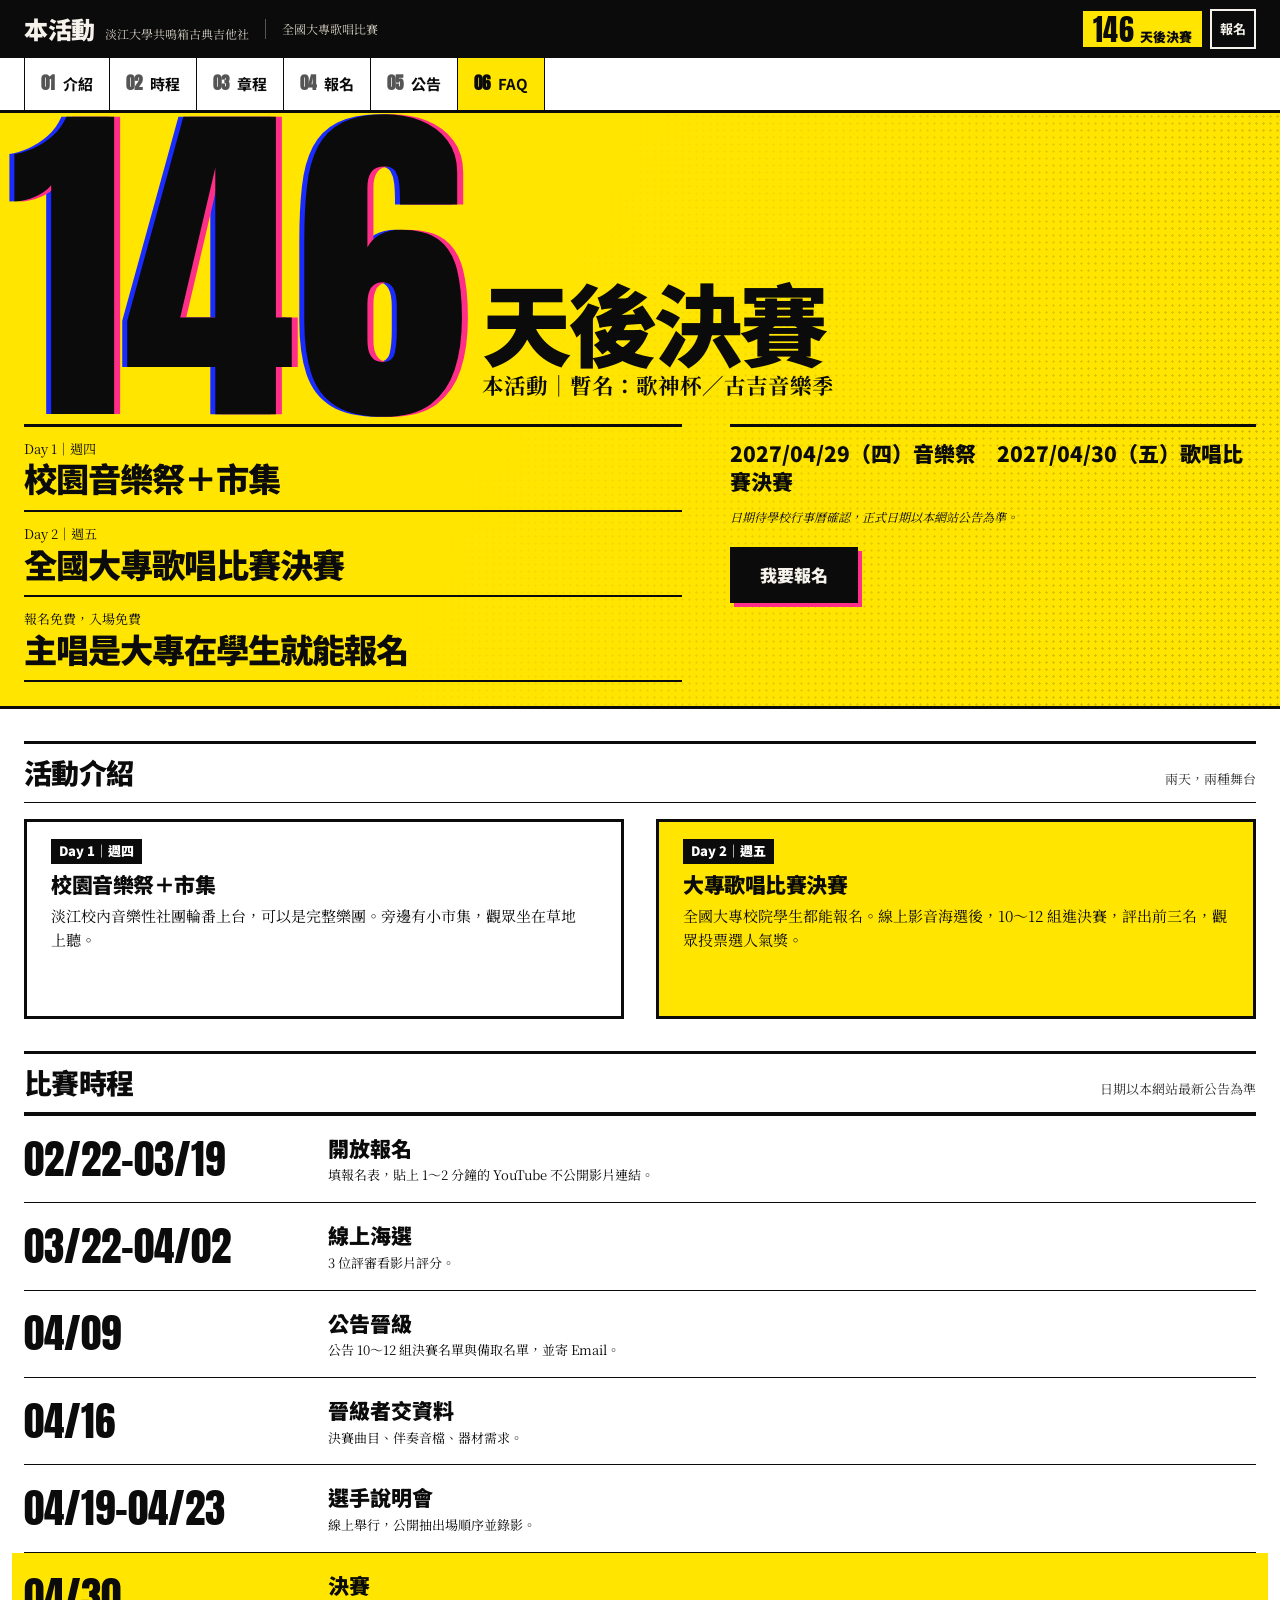
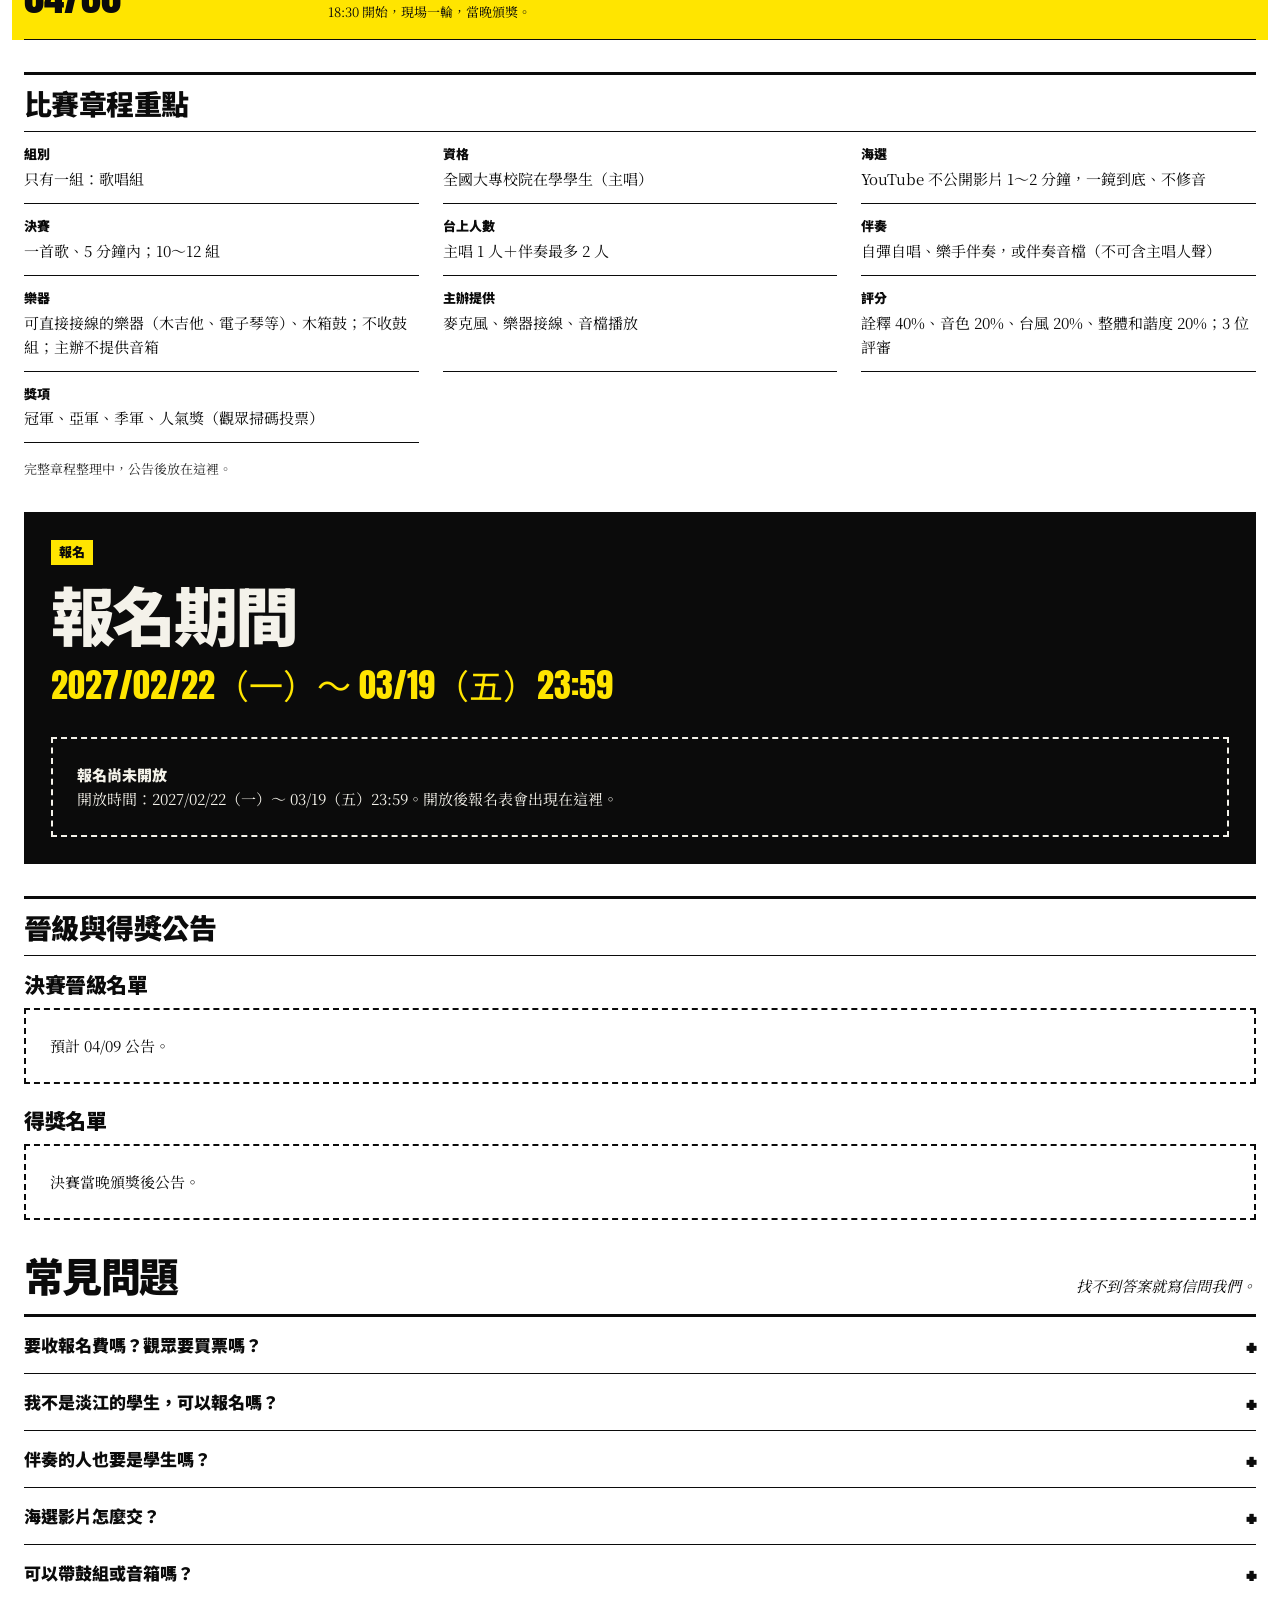
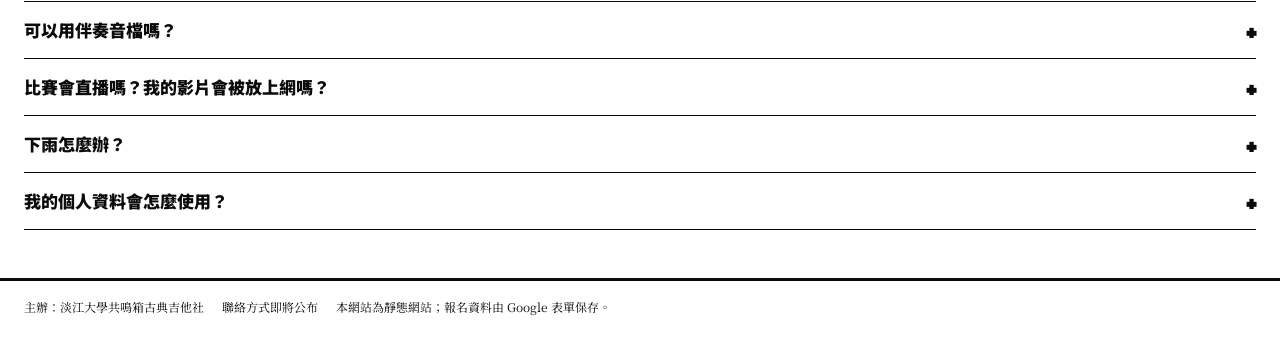
<file: site/index.html>
<!doctype html>
<html lang="zh-Hant-TW">
<head>
<meta charset="utf-8">
<meta name="viewport" content="width=device-width, initial-scale=1, viewport-fit=cover">
<title>本活動｜大專歌唱比賽</title>
<meta name="description" content="淡江大學共鳴箱古典吉他社主辦：校園音樂祭與全國大專歌唱比賽。免費報名、免費入場。">
<link rel="preconnect" href="https://fonts.googleapis.com">
<link rel="preconnect" href="https://fonts.gstatic.com" crossorigin>
<link rel="stylesheet" href="https://fonts.googleapis.com/css2?family=Anton&family=Noto+Sans+TC:wght@500;700;900&family=Noto+Serif+TC:wght@400;700&display=swap">
<link rel="stylesheet" href="magazine.css">
<link rel="stylesheet" href="style.css">
</head>
<body data-spread="yellow">
<a class="mz-skip" href="#main">跳到主要內容</a>

<header class="mz-mast"><div class="mz-wrap">
  <a class="mz-logo" href="#top"><b data-bind="name">本活動</b><span data-bind="organizer">淡江大學共鳴箱古典吉他社</span></a>
  <span class="mz-issue">全國大專歌唱比賽</span>
  <div class="mz-mast-right">
    <span class="mz-count" id="mast-count" hidden></span>
    <a class="mz-mbtn" href="#register">報名</a>
  </div>
</div></header>

<nav class="mz-nav" aria-label="主選單"><div class="mz-wrap"><ul id="nav">
  <li><a href="#about"><span class="mz-key">01</span>介紹</a></li>
  <li><a href="#timeline"><span class="mz-key">02</span>時程</a></li>
  <li><a href="#rules"><span class="mz-key">03</span>章程</a></li>
  <li><a href="#register"><span class="mz-key">04</span>報名</a></li>
  <li><a href="#results"><span class="mz-key">05</span>公告</a></li>
  <li><a href="#faq"><span class="mz-key">06</span>FAQ</a></li>
</ul></div></nav>

<main id="main">
  <section class="mz-cover mz-dots" id="top" aria-labelledby="cover-h"><div class="mz-wrap">
    <div class="mz-cover-hed">
      <span class="mz-giant mz-register" id="cover-num" aria-hidden="true" hidden></span>
      <h1 id="cover-h"><span class="mz-sr" id="cover-sr"></span><span id="cover-label">天後決賽</span><span class="mz-dek"><span data-bind="name">本活動</span>｜<span data-bind="subtitle"></span></span></h1>
    </div>
    <div class="mz-coverlines">
      <a class="mz-coverline" href="#about"><small>Day 1｜週四</small><b>校園音樂祭＋市集</b></a>
      <a class="mz-coverline" href="#about"><small>Day 2｜週五</small><b>全國大專歌唱比賽決賽</b></a>
      <a class="mz-coverline" href="#register"><small>報名免費，入場免費</small><b>主唱是大專在學生就能報名</b></a>
    </div>
    <div class="cover-side">
      <p class="cover-dates" data-bind="dates"></p>
      <p class="mz-caption" data-bind="dateNote"></p>
      <p><a class="mz-btn is-ink is-big" href="#register">我要報名</a></p>
    </div>
  </div></section>

  <div class="mz-wrap"><div class="mz-view">

  <section id="about" class="mz-panel mz-reveal" aria-labelledby="h-about">
    <div class="mz-panel-h"><h2 id="h-about">活動介紹</h2><p class="mz-sub">兩天，兩種舞台</p></div>
    <div class="mz-grid days">
      <article class="mz-card">
        <span class="mz-kicker">Day 1｜週四</span>
        <h3>校園音樂祭＋市集</h3>
        <p>淡江校內音樂性社團輪番上台，可以是完整樂團。旁邊有小市集，觀眾坐在草地上聽。</p>
      </article>
      <article class="mz-card is-signal">
        <span class="mz-kicker">Day 2｜週五</span>
        <h3>大專歌唱比賽決賽</h3>
        <p>全國大專校院學生都能報名。線上影音海選後，10～12 組進決賽，評出前三名，觀眾投票選人氣獎。</p>
      </article>
    </div>
  </section>

  <section id="timeline" class="mz-panel mz-reveal" aria-labelledby="h-tl">
    <div class="mz-panel-h"><h2 id="h-tl">比賽時程</h2><p class="mz-sub">日期以本網站最新公告為準</p></div>
    <ol class="mz-dates" id="timeline-list"></ol>
  </section>

  <section id="rules" class="mz-panel mz-reveal" aria-labelledby="h-rules">
    <div class="mz-panel-h"><h2 id="h-rules">比賽章程重點</h2></div>
    <dl class="mz-facts">
      <div><dt>組別</dt><dd>只有一組：歌唱組</dd></div>
      <div><dt>資格</dt><dd>全國大專校院在學學生（主唱）</dd></div>
      <div><dt>海選</dt><dd>YouTube 不公開影片 1～2 分鐘，一鏡到底、不修音</dd></div>
      <div><dt>決賽</dt><dd>一首歌、5 分鐘內；10～12 組</dd></div>
      <div><dt>台上人數</dt><dd>主唱 1 人＋伴奏最多 2 人</dd></div>
      <div><dt>伴奏</dt><dd>自彈自唱、樂手伴奏，或伴奏音檔（不可含主唱人聲）</dd></div>
      <div><dt>樂器</dt><dd>可直接接線的樂器（木吉他、電子琴等）、木箱鼓；不收鼓組；主辦不提供音箱</dd></div>
      <div><dt>主辦提供</dt><dd>麥克風、樂器接線、音檔播放</dd></div>
      <div><dt>評分</dt><dd>詮釋 40%、音色 20%、台風 20%、整體和諧度 20%；3 位評審</dd></div>
      <div><dt>獎項</dt><dd>冠軍、亞軍、季軍、人氣獎（觀眾掃碼投票）</dd></div>
    </dl>
    <p id="rules-link" class="muted">完整章程整理中，公告後放在這裡。</p>
  </section>

  <section id="register" class="mz-invert mz-reveal" aria-labelledby="h-reg">
    <span class="mz-kicker">報名</span>
    <h2 id="h-reg" class="reg-h">報名期間</h2>
    <p class="reg-period"><strong data-bind="registrationPeriod"></strong></p>
    <div id="form-area" class="form-area"></div>
  </section>

  <section id="results" class="mz-panel mz-reveal" aria-labelledby="h-res">
    <div class="mz-panel-h"><h2 id="h-res">晉級與得獎公告</h2></div>
    <h3 class="sub-h">決賽晉級名單</h3>
    <div id="finalists"></div>
    <h3 class="sub-h">得獎名單</h3>
    <div id="winners"></div>
  </section>

  <section id="faq" class="mz-reveal" aria-labelledby="h-faq">
    <div class="mz-lead"><h2 id="h-faq">常見問題</h2><p>找不到答案就寫信問我們。</p></div>
    <div class="mz-faq">
    <details><summary>要收報名費嗎？觀眾要買票嗎？</summary><p>都不用。報名、入場、攤位全部免費。</p></details>
    <details><summary>我不是淡江的學生，可以報名嗎？</summary><p>可以。只要主唱是全國大專校院的在學學生就能報名。</p></details>
    <details><summary>伴奏的人也要是學生嗎？</summary><p>章程確認中，公告後會更新在這裡。</p></details>
    <details><summary>海選影片怎麼交？</summary><p>上傳到 YouTube，隱私設定選「不公開」，把連結貼到報名表。影片 1～2 分鐘，一鏡到底，不要修音。</p></details>
    <details><summary>可以帶鼓組或音箱嗎？</summary><p>不收鼓組，主辦也不提供音箱。可以用直接接線的樂器（木吉他、電子琴等）和木箱鼓。</p></details>
    <details><summary>可以用伴奏音檔嗎？</summary><p>可以，但不能有主唱人聲。晉級後在 04/16 前上傳 MP3 或 WAV。</p></details>
    <details><summary>比賽會直播嗎？我的影片會被放上網嗎？</summary><p>第一年不直播。主辦方會錄影存檔，但不會公開上傳完整的翻唱演出影片，只會用 30 秒以內的片段或照片做活動紀錄。</p></details>
    <details><summary>下雨怎麼辦？</summary><p>決賽在室內舉行（地點待確認）。如果遇到颱風停課等狀況，會在活動前 24 小時在本網站公告並寄 Email。</p></details>
    <details><summary>我的個人資料會怎麼使用？</summary><p>只用在比賽聯絡、審查、頒獎和核銷，最晚 2027/05/31 刪除。公告名單只會放姓名、學校、曲目。</p></details>
    </div>
  </section>

  </div></div>
</main>

<footer class="mz-foot"><div class="mz-wrap">
  <span>主辦：<span data-bind="organizer"></span></span>
  <span id="contact"></span>
  <span>本網站為靜態網站；報名資料由 Google 表單保存。</span>
</div></footer>
<script src="content.js"></script>
<script src="app.js"></script>
<script src="magazine.js"></script>
</body>
</html>
</file>
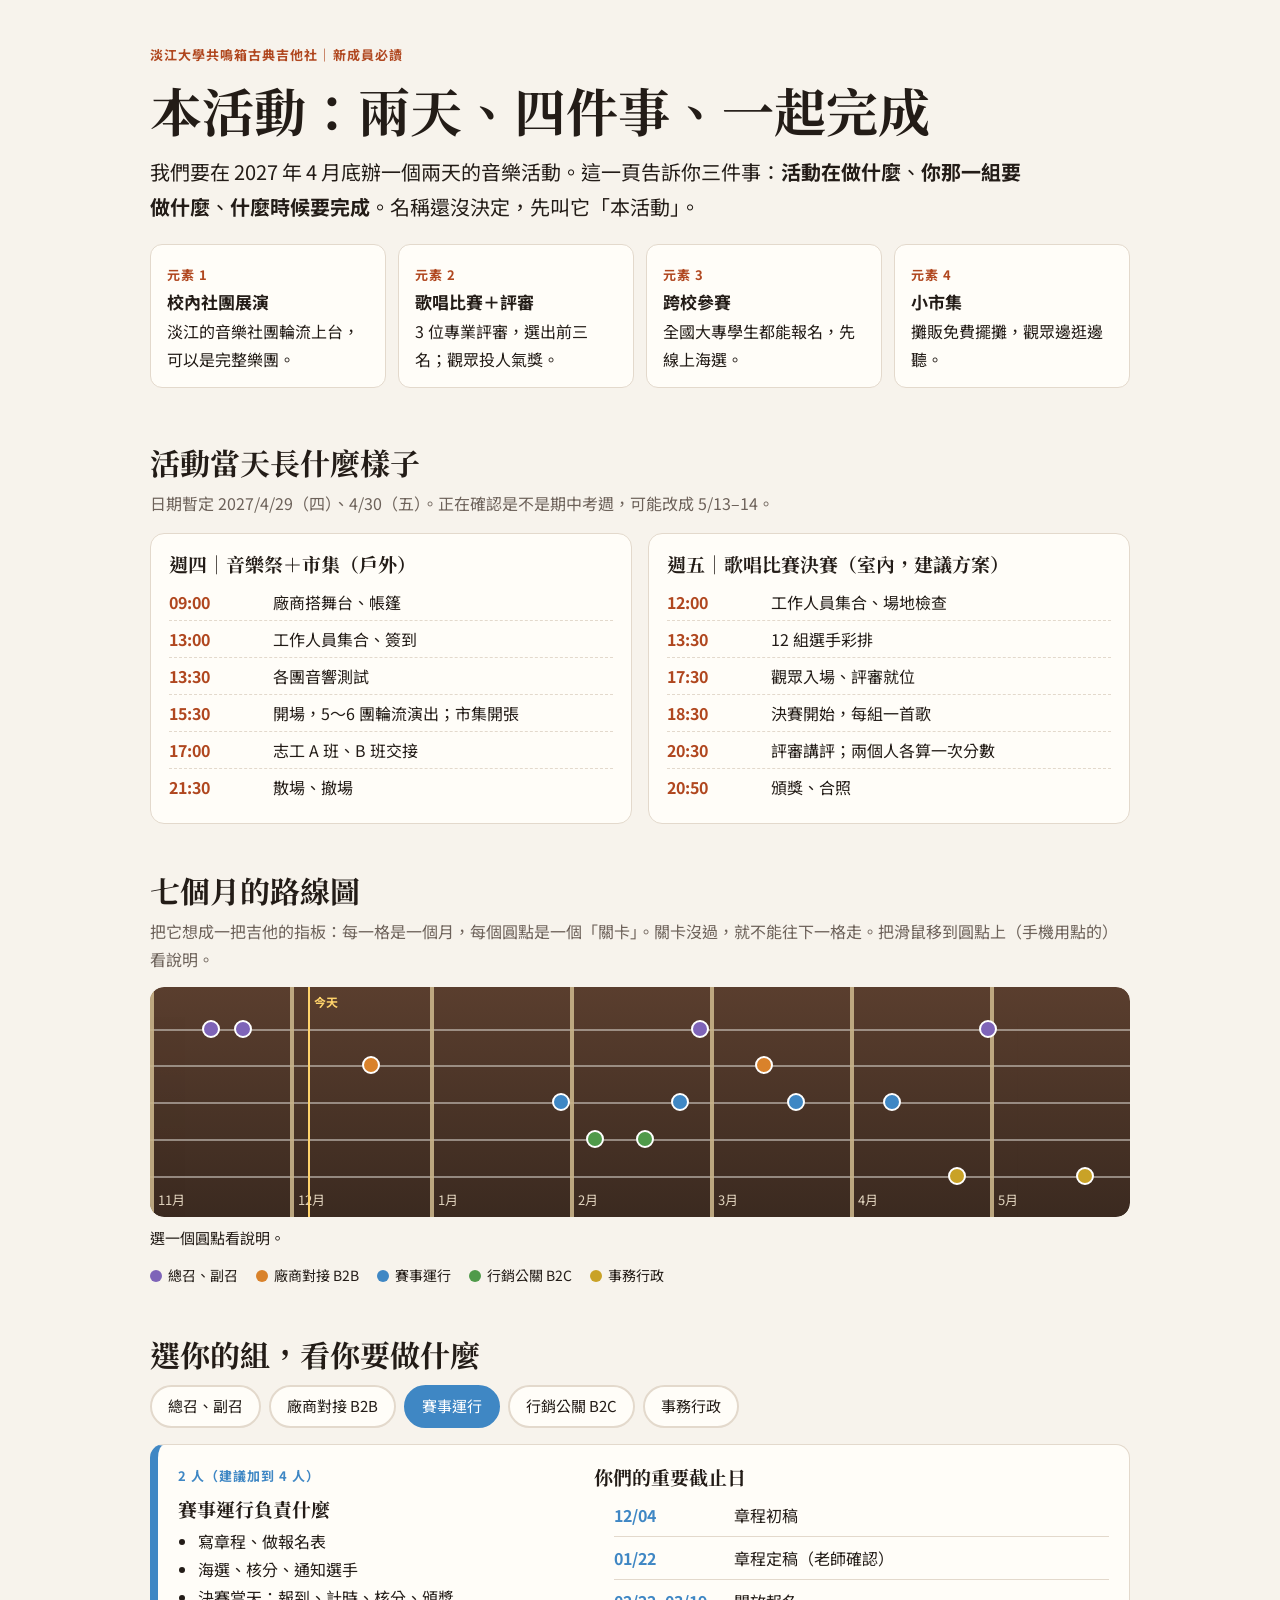
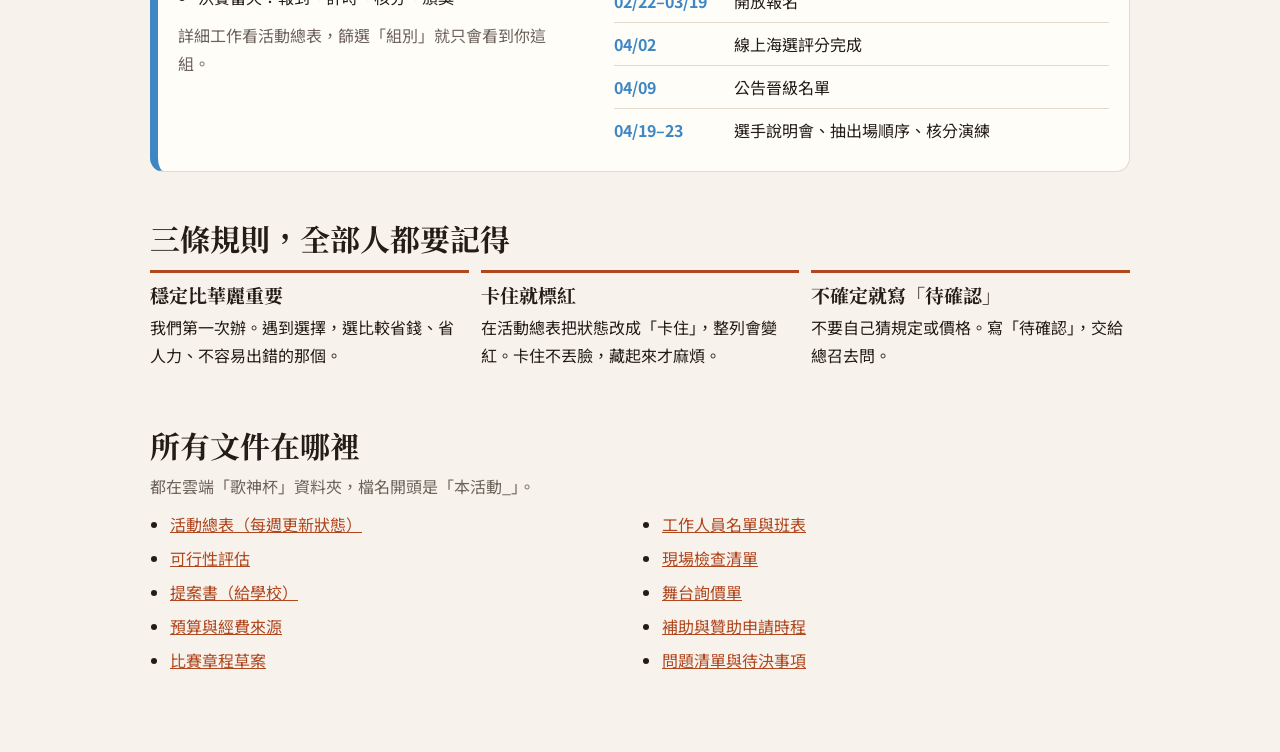
<file: site/staff.html>
<!doctype html><html lang="zh-Hant-TW"><head><meta charset="utf-8"><meta name="viewport" content="width=device-width, initial-scale=1, viewport-fit=cover">
<title>本活動工作人員導覽</title>
<meta name="claude:viewport-fit-sides" content="cover">
<link rel="preconnect" href="https://fonts.googleapis.com">
<link rel="stylesheet" href="https://fonts.googleapis.com/css2?family=Noto+Serif+TC:wght@600;900&family=Noto+Sans+TC:wght@400;500;700&display=swap">
<style>
/* Layout: 一條吉他指板當時間軸（品格＝月份），下面是「選你的組」→ 你的工作與截止日 */
:root{
  --bg:#f7f3ec; --paper:#fffdf8; --ink:#231c17; --muted:#6d625a; --line:#e3d9cc;
  --wood:#3b2a20; --wood2:#5a3e2e; --fret:#c9b48a; --string:#d9d4cc; --accent:#b0471f;
  --g-total:#7e64b8; --g-b2b:#d9822b; --g-race:#3f87c4; --g-b2c:#4f9a4a; --g-admin:#c9a227;
  --display:"Noto Serif TC","Songti TC",serif; --body:"Noto Sans TC","PingFang TC","Microsoft JhengHei",system-ui,sans-serif;
}
@media (prefers-color-scheme:dark){:root:not([data-theme="light"]){
  --bg:#17120f; --paper:#211a16; --ink:#f1e9df; --muted:#b5a89c; --line:#3a2f28;
  --wood:#2a1d15; --wood2:#3d2a1f; --fret:#a8915f; --string:#8d867c; --accent:#e9774a; color-scheme:dark}}
:root[data-theme="dark"]{
  --bg:#17120f; --paper:#211a16; --ink:#f1e9df; --muted:#b5a89c; --line:#3a2f28;
  --wood:#2a1d15; --wood2:#3d2a1f; --fret:#a8915f; --string:#8d867c; --accent:#e9774a; color-scheme:dark}
*{box-sizing:border-box}
body{background:var(--bg);color:var(--ink);font-family:var(--body);font-size:16px;line-height:1.75;
  padding-left:max(16px,env(safe-area-inset-left,0px));padding-right:max(16px,env(safe-area-inset-right,0px));padding-block:0 48px}
.wrap{max-width:980px;margin:0 auto}
h1,h2,h3{font-family:var(--display);text-wrap:balance;line-height:1.25}
h1{font-size:clamp(30px,6vw,52px);margin:0}
h2{font-size:clamp(22px,4vw,30px);margin:48px 0 8px}
h3{font-size:19px;margin:0 0 6px}
p{margin:0 0 10px}
.muted{color:var(--muted)}
.label{font-size:13px;letter-spacing:.08em;color:var(--accent);font-weight:700}
header{padding-block:36px 8px}
.lead{font-size:clamp(17px,2.4vw,20px);max-width:44em;margin-top:12px}
.four{display:grid;grid-template-columns:repeat(auto-fit,minmax(200px,1fr));gap:12px;margin-top:20px}
.four div{background:var(--paper);border:1px solid var(--line);border-radius:12px;padding:14px 16px;min-width:0}
.four b{display:block;font-size:17px}
.days{display:grid;grid-template-columns:repeat(auto-fit,minmax(280px,1fr));gap:16px;margin-top:16px}
.day{background:var(--paper);border:1px solid var(--line);border-radius:14px;padding:18px;min-width:0}
.day ol{margin:8px 0 0;padding-left:0;list-style:none}
.day li{display:grid;grid-template-columns:96px 1fr;gap:8px;padding:4px 0;border-top:1px dashed var(--line);font-variant-numeric:tabular-nums}
.day li:first-child{border-top:0}
.day time{color:var(--accent);font-weight:700}
/* 指板 */
.neck-scroll{overflow-x:auto;margin-top:14px;border-radius:14px}
.neck{position:relative;min-width:760px;height:230px;background:linear-gradient(180deg,var(--wood2),var(--wood));border-radius:14px}
.fret{position:absolute;top:0;bottom:0;width:4px;background:var(--fret);opacity:.9}
.fret span{position:absolute;bottom:6px;left:8px;color:#f3e6cf;font-size:13px;white-space:nowrap}
.str{position:absolute;left:0;right:0;height:2px;background:var(--string);opacity:.55}
.dot{position:absolute;width:18px;height:18px;border-radius:50%;transform:translate(-50%,-50%);border:2px solid #fff;cursor:default}
.dot:focus-visible{outline:3px solid var(--accent);outline-offset:2px}
.today{position:absolute;top:0;bottom:0;width:2px;background:#ffd36b}
.today span{position:absolute;top:4px;left:6px;color:#ffd36b;font-size:12px;font-weight:700;white-space:nowrap}
.legend{display:flex;flex-wrap:wrap;gap:10px 18px;margin-top:10px;font-size:14px}
.legend i{display:inline-block;width:12px;height:12px;border-radius:50%;margin-right:6px;vertical-align:-1px}
.tip{min-height:28px;margin-top:8px;font-size:15px}
/* 組別選擇 */
.picker{display:flex;flex-wrap:wrap;gap:8px;margin-top:12px}
.picker button{font:inherit;font-size:15px;border:2px solid var(--line);background:var(--paper);color:var(--ink);border-radius:999px;padding:6px 16px;cursor:pointer}
.picker button[aria-pressed="true"]{border-color:var(--c);background:var(--c);color:#fff}
.picker button:focus-visible{outline:3px solid var(--accent);outline-offset:2px}
.group{display:grid;grid-template-columns:minmax(0,1fr) minmax(0,1.3fr);gap:20px;margin-top:16px;background:var(--paper);border:1px solid var(--line);border-left:8px solid var(--c);border-radius:14px;padding:20px}
@media (max-width:720px){.group{grid-template-columns:1fr}}
.group ul{margin:6px 0 0;padding-left:20px}
.tasks{list-style:none;margin:0;padding:0}
.tasks li{display:grid;grid-template-columns:110px 1fr;gap:10px;padding:7px 0;border-top:1px solid var(--line);font-variant-numeric:tabular-nums}
.tasks li:first-child{border-top:0}
.tasks .d{font-weight:700;color:var(--c)}
.rules{display:grid;grid-template-columns:repeat(auto-fit,minmax(240px,1fr));gap:12px;margin-top:12px}
.rules div{border-top:3px solid var(--accent);padding-top:10px}
.docs{columns:2 280px;column-gap:24px;margin-top:10px;padding-left:20px}
.docs li{break-inside:avoid;margin-bottom:6px}
a{color:var(--accent)}
@media (prefers-reduced-motion:no-preference){.dot{transition:transform .15s}.dot:hover{transform:translate(-50%,-50%) scale(1.25)}}
</style>
</head><body>

<div class="wrap">
<header>
  <p class="label">淡江大學共鳴箱古典吉他社｜新成員必讀</p>
  <h1>本活動：兩天、四件事、一起完成</h1>
  <p class="lead">我們要在 2027 年 4 月底辦一個兩天的音樂活動。這一頁告訴你三件事：<b>活動在做什麼</b>、<b>你那一組要做什麼</b>、<b>什麼時候要完成</b>。名稱還沒決定，先叫它「本活動」。</p>
  <div class="four">
    <div><span class="label">元素 1</span><b>校內社團展演</b>淡江的音樂社團輪流上台，可以是完整樂團。</div>
    <div><span class="label">元素 2</span><b>歌唱比賽＋評審</b>3 位專業評審，選出前三名；觀眾投人氣獎。</div>
    <div><span class="label">元素 3</span><b>跨校參賽</b>全國大專學生都能報名，先線上海選。</div>
    <div><span class="label">元素 4</span><b>小市集</b>攤販免費擺攤，觀眾邊逛邊聽。</div>
  </div>
</header>

<section>
  <h2>活動當天長什麼樣子</h2>
  <p class="muted">日期暫定 2027/4/29（四）、4/30（五）。正在確認是不是期中考週，可能改成 5/13–14。</p>
  <div class="days">
    <div class="day"><h3>週四｜音樂祭＋市集（戶外）</h3>
      <ol>
        <li><time>09:00</time><span>廠商搭舞台、帳篷</span></li>
        <li><time>13:00</time><span>工作人員集合、簽到</span></li>
        <li><time>13:30</time><span>各團音響測試</span></li>
        <li><time>15:30</time><span>開場，5～6 團輪流演出；市集開張</span></li>
        <li><time>17:00</time><span>志工 A 班、B 班交接</span></li>
        <li><time>21:30</time><span>散場、撤場</span></li>
      </ol></div>
    <div class="day"><h3>週五｜歌唱比賽決賽（室內，建議方案）</h3>
      <ol>
        <li><time>12:00</time><span>工作人員集合、場地檢查</span></li>
        <li><time>13:30</time><span>12 組選手彩排</span></li>
        <li><time>17:30</time><span>觀眾入場、評審就位</span></li>
        <li><time>18:30</time><span>決賽開始，每組一首歌</span></li>
        <li><time>20:30</time><span>評審講評；兩個人各算一次分數</span></li>
        <li><time>20:50</time><span>頒獎、合照</span></li>
      </ol></div>
  </div>
</section>

<section>
  <h2>七個月的路線圖</h2>
  <p class="muted">把它想成一把吉他的指板：每一格是一個月，每個圓點是一個「關卡」。關卡沒過，就不能往下一格走。把滑鼠移到圓點上（手機用點的）看說明。</p>
  <div class="neck-scroll" tabindex="0" aria-label="2026 年 11 月到 2027 年 5 月的時間軸，可左右捲動">
    <div class="neck" id="neck"></div>
  </div>
  <p class="tip" id="tip" aria-live="polite">選一個圓點看說明。</p>
  <div class="legend" id="legend"></div>
</section>

<section>
  <h2>選你的組，看你要做什麼</h2>
  <div class="picker" id="picker" role="group" aria-label="選擇組別"></div>
  <div id="group"></div>
</section>

<section>
  <h2>三條規則，全部人都要記得</h2>
  <div class="rules">
    <div><h3>穩定比華麗重要</h3><p>我們第一次辦。遇到選擇，選比較省錢、省人力、不容易出錯的那個。</p></div>
    <div><h3>卡住就標紅</h3><p>在活動總表把狀態改成「卡住」，整列會變紅。卡住不丟臉，藏起來才麻煩。</p></div>
    <div><h3>不確定就寫「待確認」</h3><p>不要自己猜規定或價格。寫「待確認」，交給總召去問。</p></div>
  </div>
</section>

<section>
  <h2>所有文件在哪裡</h2>
  <p class="muted">都在雲端「歌神杯」資料夾，檔名開頭是「本活動_」。</p>
  <ul class="docs">
    <li><a href="https://docs.google.com/spreadsheets/d/1SjKFqZZPYdVReN-dzqO-a4tQp4ng4pgvW5t7gniDx3g/edit" target="_blank" rel="noopener">活動總表（每週更新狀態）</a></li>
    <li><a href="https://docs.google.com/document/d/1pOFKnr5Y6aM7QuNJk_gHn_Iugnv_8_hiEwWZKEeWjvE/edit" target="_blank" rel="noopener">可行性評估</a></li>
    <li><a href="https://docs.google.com/document/d/18ae17TmGg-kpe6SwXLJIFaF7IIccy0ES4EWayYnCd7s/edit" target="_blank" rel="noopener">提案書（給學校）</a></li>
    <li><a href="https://docs.google.com/spreadsheets/d/1z6bIEBRQc8yD0dPoYbuTeOKUKgQKYJ0mAMpMDNtwfiQ/edit" target="_blank" rel="noopener">預算與經費來源</a></li>
    <li><a href="https://docs.google.com/document/d/1Gu6C26bdkIY5DB0AvNO8VpOqtXc--R4ax8qdPuSoDi8/edit" target="_blank" rel="noopener">比賽章程草案</a></li>
    <li><a href="https://docs.google.com/document/d/1o16xlAfZ_eBqekH2PePaagZDz1rndwY2Z3on5VzlEVM/edit" target="_blank" rel="noopener">工作人員名單與班表</a></li>
    <li><a href="https://docs.google.com/document/d/14AGM09j-NyQa6muXElzNjrmpljyDc2aPGCmsxSdAeS8/edit" target="_blank" rel="noopener">現場檢查清單</a></li>
    <li><a href="https://docs.google.com/document/d/1cKHas4sKhO6XU3X7yawTtbiAWEDxsbkyPMgUgKq7Pow/edit" target="_blank" rel="noopener">舞台詢價單</a></li>
    <li><a href="https://docs.google.com/spreadsheets/d/1U-IB7LMhWdUErZ_NL7BHH4BATWnTdfmg4HYzKgx4oqQ/edit" target="_blank" rel="noopener">補助與贊助申請時程</a></li>
    <li><a href="https://docs.google.com/document/d/1ImuWTuFZQD2Pd02DM0RunjsK5z8Yf7NJWIXjh5PULv8/edit" target="_blank" rel="noopener">問題清單與待決事項</a></li>
  </ul>
</section>
</div>

<script>
(function(){
  var G={
    total:{name:"總召、副召",c:"var(--g-total)",people:"2 人",
      job:["做最後決定、當學校的窗口","每週開進度會議、看活動總表","天氣不好時決定要不要改室內"],
      tasks:[["11/13","查行事曆，確定日期"],["11/20","幹部會議：選方案、決定社費撥多少"],["02/26","經費停損點：錢不夠就照順序刪減"],["04/12–23","工作人員說明會、志工訓練"],["04/26–28","看天氣：T-72 預判、T-24 決定"],["05/21","結案、交接"]]},
    b2b:{name:"廠商對接 B2B",c:"var(--g-b2b)",people:"2 人",
      job:["舞台、音控（PALT）、器材租借","找贊助、招攤販","邀請 3 位評審"],
      tasks:[["11/13","打電話問新北市青年局補助時程"],["12/04","PALT 回覆能不能幫忙"],["12/18","舞台至少 2 家書面報價"],["01/29","3 位評審簽同意書"],["03/12","贊助談定；舞台、音響簽約"],["04/16","市集配置圖給攤販"]]},
    race:{name:"賽事運行",c:"var(--g-race)",people:"2 人（建議加到 4 人）",
      job:["寫章程、做報名表","海選、核分、通知選手","決賽當天：報到、計時、核分、頒獎"],
      tasks:[["12/04","章程初稿"],["01/22","章程定稿（老師確認）"],["02/22–03/19","開放報名"],["04/02","線上海選評分完成"],["04/09","公告晉級名單"],["04/19–23","選手說明會、抽出場順序、核分演練"]]},
    b2c:{name:"行銷公關 B2C",c:"var(--g-b2c)",people:"4 人",
      job:["海報、社群、網站","到別的學校宣傳比賽","招募志工、找觀眾"],
      tasks:[["01/29","視覺與宣傳素材"],["02/05","比賽網站上線"],["02/15–03/19","跨校宣傳"],["03/26","志工招募完成"],["04/29–30","當天攝影、限時動態"],["05/14","成果貼文"]]},
    admin:{name:"事務行政",c:"var(--g-admin)",people:"2 人",
      job:["公文、借場地、保險","經費申請與核銷","器材借用、野餐墊借還"],
      tasks:[["11/20","書面問課外組：場地費會不會收"],["12/11","場地預約送出"],["01/08","學校社團經費補助送件"],["04/09","學務系統活動申請（至少前 5 天）"],["04/16","保險投保"],["05/21","核銷完成"]]}
  };
  var M=[ // [月份序 0=11月, 日比例, 組, 標題, 說明]
    [0,13/30,"total","日期定案","查到行事曆，確定不撞期中考。"],
    [0,20/30,"total","方案定案","幹部會議選方案、決定社費。"],
    [1,18/31,"b2b","場地與報價","場地申請送出、舞台 2 家報價、PALT 回覆。"],
    [2,29/31,"race","比賽準備完成","章程定稿、3 位評審確認、網站預告。"],
    [3,5/28,"b2c","網站上線","比賽網站與宣傳素材完成，準備開放報名。"],
    [3,15/28,"b2c","跨校宣傳開始","到各校吉他社、熱音社、課外組宣傳。"],
    [3,22/28,"race","開放報名","網站和報名表上線，跨校宣傳開始。"],
    [3,26/28,"total","經費停損點","已確認＋申請中的錢不夠，就照順序刪減。"],
    [4,12/31,"b2b","簽約","舞台、音響合約要有延期與取消條款。"],
    [4,19/31,"race","報名截止","有效報名 15 組以上；不夠就延一週。"],
    [5,9/30,"race","公告晉級","兩人核分一致，公告晉級＋備取。"],
    [5,23/30,"admin","活動前檢查","保險、活動申請、班表、志工訓練都完成。"],
    [5,29.5/30,"total","活動兩天","4/29 音樂祭＋市集、4/30 比賽決賽。"],
    [6,21/31,"admin","結案","核銷、成果報告、器材歸還。"]
  ];
  var months=["11月","12月","1月","2月","3月","4月","5月"];
  var neck=document.getElementById("neck"), tip=document.getElementById("tip");
  var lanes={total:.18,b2b:.34,race:.5,b2c:.66,admin:.82};
  [.18,.34,.5,.66,.82].forEach(function(y){var s=document.createElement("div");s.className="str";s.style.top=(y*100)+"%";neck.appendChild(s);});
  months.forEach(function(m,i){var f=document.createElement("div");f.className="fret";f.style.left=(i/7*100)+"%";f.innerHTML="<span>"+m+"</span>";neck.appendChild(f);});
  // 今天
  var now=new Date(), start=new Date(2026,10,1), end=new Date(2027,5,1);
  if(now>=start&&now<end){var t=document.createElement("div");t.className="today";t.style.left=((now-start)/(end-start)*100)+"%";t.innerHTML="<span>今天</span>";neck.appendChild(t);}
  M.forEach(function(m){
    var d=document.createElement("button");d.className="dot";d.type="button";
    d.style.left=((m[0]+m[1])/7*100)+"%";d.style.top=(lanes[m[2]]*100)+"%";d.style.background=G[m[2]].c;
    d.setAttribute("aria-label",months[m[0]]+"："+m[3]);
    var show=function(){tip.innerHTML="<b>"+months[m[0]]+"｜"+m[3]+"</b>（"+G[m[2]].name+"）："+m[4];};
    d.addEventListener("mouseenter",show);d.addEventListener("focus",show);d.addEventListener("click",show);
    neck.appendChild(d);
  });
  var lg=document.getElementById("legend");
  Object.keys(G).forEach(function(k){lg.insertAdjacentHTML("beforeend","<span><i style='background:"+G[k].c+"'></i>"+G[k].name+"</span>");});
  // 組別
  var picker=document.getElementById("picker"), box=document.getElementById("group"), current="race";
  function render(){
    var g=G[current];
    picker.querySelectorAll("button").forEach(function(b){b.setAttribute("aria-pressed",b.dataset.k===current?"true":"false");});
    box.innerHTML="<div class='group' style='--c:"+g.c+"'><div><p class='label' style='color:"+g.c+"'>"+g.people+"</p><h3>"+g.name+"負責什麼</h3><ul>"+
      g.job.map(function(j){return "<li>"+j+"</li>";}).join("")+"</ul><p class='muted' style='margin-top:10px'>詳細工作看活動總表，篩選「組別」就只會看到你這組。</p></div>"+
      "<div><h3>你們的重要截止日</h3><ul class='tasks'>"+g.tasks.map(function(t){return "<li><span class='d'>"+t[0]+"</span><span>"+t[1]+"</span></li>";}).join("")+"</ul></div></div>";
    try{localStorage.setItem("staff-group",current);}catch(e){}
  }
  Object.keys(G).forEach(function(k){
    var b=document.createElement("button");b.type="button";b.dataset.k=k;b.textContent=G[k].name;b.style.setProperty("--c",G[k].c);
    b.addEventListener("click",function(){current=k;render();});picker.appendChild(b);
  });
  try{var s=localStorage.getItem("staff-group");if(s&&G[s])current=s;}catch(e){}
  render();
})();
</script>
</body></html>
</file>
<file: site/magazine.css>
/*!
 * 本活動雜誌風 magazine.css v1.0
 * 編輯式大膽風（參考 Bloomberg Businessweek / Richard Turley 時期）
 * 用法：在 <head> 先放 Google Fonts，再放這個檔案。見 README。
 * 字體：Anton、Noto Sans TC、Noto Serif TC（皆為 SIL Open Font License，可免費商用）
 *
 * 三條鐵律
 *   1. 每個畫面只用 黑、白 ＋ 一個訊號色（黃／桃紅／藍）。
 *   2. 圓角 0，不用柔和陰影、不用漸層背景。
 *   3. 動態是「硬切」與「砸進定位」，不用慢慢淡入。
 */

/* ========== 1. 設計 token ========== */
:root{
  /* 訊號色：一個畫面只挑一個 */
  --mz-yellow:#ffe500; --mz-pink:#ff2e88; --mz-blue:#1a2bff;
  --mz-on-yellow:#0b0b0b; --mz-on-pink:#0b0b0b; --mz-on-blue:#ffffff;
  /* 黑白 */
  --mz-black:#0b0b0b; --mz-white:#ffffff; --mz-bone:#f4f2ea;
  /* 語意色（深色模式會反轉） */
  --mz-paper:#ffffff; --mz-ink:#0b0b0b; --mz-ink-2:#2e2e2e; --mz-ink-3:#555555; --mz-tint:#f1f1ee;
  /* 目前跨頁的訊號色：用 data-spread 切換 */
  --mz-spread:var(--mz-yellow); --mz-on-spread:var(--mz-on-yellow);
  /* 字體 */
  --mz-display:"Noto Sans TC","PingFang TC","Microsoft JhengHei",sans-serif;
  --mz-numeral:"Anton","Noto Sans TC",sans-serif;
  --mz-serif:"Noto Serif TC","Songti TC",serif;
  --mz-sans:"Noto Sans TC","PingFang TC","Microsoft JhengHei",system-ui,sans-serif;
  /* 字級 */
  --mz-fs-cap:12px; --mz-fs-sm:13px; --mz-fs-base:15px; --mz-fs-md:17px; --mz-fs-lg:21px; --mz-fs-xl:28px; --mz-fs-2xl:40px;
  --mz-fs-hero:clamp(56px,10vw,148px); --mz-fs-giant:clamp(150px,27vw,380px);
  /* 線與間距 */
  --mz-rule:3px; --mz-hair:1px;
  --mz-s1:4px; --mz-s2:8px; --mz-s3:12px; --mz-s4:16px; --mz-s5:24px; --mz-s6:32px; --mz-s7:48px;
  --mz-max:1320px;
  /* 動態 */
  --mz-slam:cubic-bezier(.2,1.7,.35,1); --mz-cut:cubic-bezier(.7,0,.3,1);
}
@media (prefers-color-scheme:dark){:root:not([data-theme="light"]){
  --mz-paper:#0b0b0b; --mz-ink:#f4f2ea; --mz-ink-2:#d6d3c9; --mz-ink-3:#b0aca1; --mz-tint:#1a1a18; color-scheme:dark}}
:root[data-theme="dark"]{--mz-paper:#0b0b0b; --mz-ink:#f4f2ea; --mz-ink-2:#d6d3c9; --mz-ink-3:#b0aca1; --mz-tint:#1a1a18; color-scheme:dark}

[data-spread="yellow"]{--mz-spread:var(--mz-yellow);--mz-on-spread:var(--mz-on-yellow)}
[data-spread="pink"]{--mz-spread:var(--mz-pink);--mz-on-spread:var(--mz-on-pink)}
[data-spread="blue"]{--mz-spread:var(--mz-blue);--mz-on-spread:var(--mz-on-blue)}

/* ========== 2. 基礎 ========== */
*,*::before,*::after{box-sizing:border-box}
[hidden]{display:none!important}
html{-webkit-text-size-adjust:100%;scrollbar-color:var(--mz-ink) var(--mz-paper)}
body{margin:0;background:var(--mz-paper);color:var(--mz-ink);font-family:var(--mz-sans);font-size:var(--mz-fs-base);line-height:1.6;-webkit-font-smoothing:antialiased;caret-color:var(--mz-pink)}
::selection{background:var(--mz-yellow);color:var(--mz-black)}
h1,h2,h3,h4{margin:0;line-height:1.15;text-wrap:balance;font-family:var(--mz-display);font-weight:900;letter-spacing:-.02em}
p{margin:0;text-wrap:pretty}
a{color:inherit;text-underline-offset:4px;text-decoration-thickness:2px}
button,input,select,textarea{font:inherit;color:inherit}
button{cursor:pointer;touch-action:manipulation}
img{max-width:100%;display:block}
:focus-visible{outline:3px solid var(--mz-pink);outline-offset:2px}
@media (max-width:1023px){:root{--mz-fs-base:16px}}

.mz-num{font-family:var(--mz-numeral);font-weight:400;letter-spacing:.01em;font-variant-numeric:tabular-nums}
.mz-serif{font-family:var(--mz-serif)}
.mz-caption{font-family:var(--mz-serif);font-style:italic;font-size:var(--mz-fs-cap)}
.mz-sr{position:absolute;width:1px;height:1px;overflow:hidden;clip:rect(0 0 0 0);white-space:nowrap}
.mz-skip{position:fixed;left:12px;top:-60px;z-index:60;background:var(--mz-yellow);color:var(--mz-black);padding:10px 14px;font-weight:700;border:var(--mz-rule) solid var(--mz-black)}
.mz-skip:focus{top:12px}

/* ========== 3. 版面 ========== */
.mz-wrap{max-width:var(--mz-max);margin:0 auto;padding-left:max(var(--mz-s5),env(safe-area-inset-left,0px));padding-right:max(var(--mz-s5),env(safe-area-inset-right,0px))}
.mz-view{display:grid;gap:var(--mz-s6);padding-top:var(--mz-s6);padding-bottom:var(--mz-s7)}
.mz-cols{display:grid;gap:var(--mz-s6);grid-template-columns:minmax(0,1.6fr) minmax(0,1fr);align-items:start}
.mz-grid{display:grid;gap:var(--mz-s6);grid-template-columns:repeat(auto-fit,minmax(min(100%,360px),1fr));align-items:start}
.mz-stack{display:grid;gap:var(--mz-s6);align-content:start}
@media (max-width:1099px){.mz-cols{grid-template-columns:1fr}}
@media (max-width:767px){
  .mz-wrap{padding-left:max(var(--mz-s4),env(safe-area-inset-left,0px));padding-right:max(var(--mz-s4),env(safe-area-inset-right,0px))}
  .mz-view{gap:var(--mz-s5);padding-top:var(--mz-s5)}
}

/* ========== 4. 報頭（黑色刊頭） ========== */
.mz-mast{background:var(--mz-black);color:var(--mz-bone)}
.mz-mast>.mz-wrap{display:flex;align-items:center;gap:var(--mz-s4);min-height:58px}
.mz-logo{display:flex;align-items:baseline;gap:10px;text-decoration:none;color:inherit;min-width:0}
.mz-logo b{font-family:var(--mz-display);font-weight:900;font-size:24px;letter-spacing:-.02em;white-space:nowrap}
.mz-logo span{font-family:var(--mz-serif);font-size:var(--mz-fs-cap);color:#cfcabd;white-space:nowrap}
.mz-issue{font-family:var(--mz-serif);font-size:var(--mz-fs-cap);color:#cfcabd;white-space:nowrap;border-left:1px solid #555;padding-left:var(--mz-s4)}
.mz-mast-right{margin-left:auto;display:flex;align-items:center;gap:var(--mz-s2)}
.mz-count{display:flex;align-items:baseline;gap:6px;background:var(--mz-yellow);color:var(--mz-black);padding:2px 10px 0;white-space:nowrap}
.mz-count .mz-num{font-size:30px;line-height:1.1}
.mz-count small{font-weight:900;font-size:var(--mz-fs-sm)}
.mz-mbtn{display:inline-flex;align-items:center;justify-content:center;gap:6px;min-width:40px;min-height:40px;border:2px solid var(--mz-bone);background:none;color:var(--mz-bone);font-weight:700;font-size:var(--mz-fs-sm);padding:0 8px;text-decoration:none}
.mz-mbtn:hover{background:var(--mz-bone);color:var(--mz-black)}
.mz-mbtn:active{transform:translate(1px,1px)}
.mz-themes{display:flex;border:2px solid currentColor}
.mz-themes button{display:grid;place-items:center;min-width:36px;min-height:36px;border:0;background:none;color:inherit;font-size:var(--mz-fs-cap);font-weight:900}
.mz-themes button[aria-pressed="true"]{background:var(--mz-ink);color:var(--mz-paper)}
.mz-mast .mz-themes button[aria-pressed="true"]{background:var(--mz-bone);color:var(--mz-black)}
@media (max-width:1023px){.mz-issue{display:none}}
@media (max-width:767px){.mz-logo span{display:none}.mz-count .mz-num{font-size:26px}.mz-count{padding:2px 8px 0}}

/* ========== 5. 目錄式分頁 ========== */
.mz-nav{border-bottom:var(--mz-rule) solid var(--mz-ink);background:var(--mz-paper);position:sticky;top:0;z-index:20}
.mz-nav>.mz-wrap{display:flex;overflow-x:auto;scrollbar-width:none}
.mz-nav>.mz-wrap::-webkit-scrollbar{display:none}
.mz-nav ul{display:flex;list-style:none;margin:0;padding:0}
.mz-nav li{display:flex}
.mz-nav a{display:flex;align-items:center;gap:8px;min-height:52px;padding:0 var(--mz-s4);text-decoration:none;color:var(--mz-ink);font-weight:700;white-space:nowrap;border-right:1px solid var(--mz-ink)}
.mz-nav li:first-child a{border-left:1px solid var(--mz-ink)}
.mz-nav .mz-key{font-family:var(--mz-numeral);font-size:var(--mz-fs-md);color:var(--mz-ink-3)}
.mz-nav a:hover{background:var(--mz-ink);color:var(--mz-paper)}
.mz-nav a:hover .mz-key{color:var(--mz-paper)}
.mz-nav a[aria-current="page"],.mz-nav a[aria-current="true"]{background:var(--mz-spread);color:var(--mz-on-spread)}
.mz-nav a[aria-current] .mz-key{color:var(--mz-on-spread)}
@media (max-width:767px){.mz-nav a{min-height:48px;padding:0 var(--mz-s3)}}

/* ========== 6. 跨頁開頭（滿版訊號色＋超大標題） ========== */
.mz-opener{position:relative;overflow:hidden;background:var(--mz-spread);color:var(--mz-on-spread);border-bottom:var(--mz-rule) solid var(--mz-black)}
.mz-opener>.mz-wrap{position:relative;display:grid;grid-template-columns:minmax(0,1fr) auto;align-items:end;gap:var(--mz-s4) var(--mz-s6);padding-top:var(--mz-s6);padding-bottom:var(--mz-s5)}
.mz-opener h1{font-size:var(--mz-fs-hero);letter-spacing:-.04em;line-height:.88}
.mz-opener .mz-dek{font-family:var(--mz-serif);font-size:var(--mz-fs-sm);max-width:34ch;margin-top:var(--mz-s3)}
.mz-big{font-family:var(--mz-numeral);font-size:clamp(88px,15vw,220px);line-height:.8;text-align:right}
.mz-big small{display:block;font-family:var(--mz-display);font-weight:900;font-size:var(--mz-fs-md);line-height:1.4}
@media (max-width:767px){
  .mz-opener>.mz-wrap{grid-template-columns:1fr;padding-top:var(--mz-s5);gap:var(--mz-s3)}
  .mz-opener h1{font-size:56px}
  .mz-big{text-align:left;font-size:88px}
}

/* 半色調網點：加在任何色塊上 */
.mz-dots{position:relative;isolation:isolate}
.mz-dots::before{content:"";position:absolute;inset:0;z-index:-1;background-image:radial-gradient(rgba(0,0,0,.17) 1.1px,transparent 1.3px);background-size:7px 7px;-webkit-mask-image:linear-gradient(115deg,transparent 40%,#000 90%);mask-image:linear-gradient(115deg,transparent 40%,#000 90%);pointer-events:none}

/* ========== 7. 封面（首頁用） ========== */
.mz-cover{position:relative;overflow:hidden;background:var(--mz-spread);color:var(--mz-on-spread);border-bottom:var(--mz-rule) solid var(--mz-black)}
.mz-cover>.mz-wrap{position:relative;display:grid;grid-template-columns:minmax(0,1.25fr) minmax(0,1fr);gap:var(--mz-s5) var(--mz-s7);padding-top:var(--mz-s5);padding-bottom:var(--mz-s5)}
.mz-cover-hed{grid-column:1/-1;display:flex;align-items:flex-end;gap:var(--mz-s2) var(--mz-s4);flex-wrap:wrap}
.mz-giant{font-family:var(--mz-numeral);font-weight:400;font-size:var(--mz-fs-giant);line-height:.76;margin-left:-.04em;text-shadow:6px 0 0 var(--mz-pink),-5px 0 0 var(--mz-blue)}
.mz-cover h1{font-size:clamp(44px,7vw,104px);letter-spacing:-.05em;line-height:.9;padding-bottom:.06em}
.mz-cover h1 .mz-dek{display:block;font-size:max(16px,.24em);letter-spacing:0;margin-top:.6em;font-family:var(--mz-serif);font-weight:700}
.mz-coverlines{display:grid;align-content:start;border-top:var(--mz-rule) solid currentColor}
.mz-coverline{display:block;padding:var(--mz-s3) 0;border-bottom:2px solid currentColor;text-decoration:none;color:inherit}
a.mz-coverline:hover{background:var(--mz-black);color:var(--mz-spread)}
.mz-coverline small{display:block;font-family:var(--mz-serif);font-size:var(--mz-fs-sm)}
.mz-coverline b{display:block;font-family:var(--mz-display);font-weight:900;font-size:clamp(22px,2.6vw,34px);letter-spacing:-.03em;line-height:1.15}
.mz-coverline b .mz-num{font-weight:400;letter-spacing:0}
@media (max-width:1099px){.mz-cover>.mz-wrap{grid-template-columns:1fr}}

/* 數據格 */
.mz-stats{display:grid;grid-template-columns:repeat(4,minmax(0,1fr));border-top:var(--mz-rule) solid currentColor;align-content:start}
.mz-stat{display:grid;align-content:space-between;min-height:118px;padding:var(--mz-s3) var(--mz-s3) var(--mz-s3) 0;border-bottom:2px solid currentColor;text-decoration:none;color:inherit}
.mz-stat+.mz-stat{padding-left:var(--mz-s3);border-left:2px solid currentColor}
.mz-stat span{font-weight:900;font-size:var(--mz-fs-sm)}
.mz-stat b{font-family:var(--mz-numeral);font-weight:400;font-size:64px;line-height:.9}
.mz-stat b small{font-size:.45em}
a.mz-stat:hover{background:var(--mz-black);color:var(--mz-yellow)}
.mz-stat.is-alert{background:var(--mz-pink);color:var(--mz-black)}
@media (max-width:767px){
  .mz-stats{grid-template-columns:1fr 1fr}
  .mz-stat:nth-child(odd){padding-left:0;border-left:0}
  .mz-stat b{font-size:52px}.mz-stat{min-height:100px}
}

/* ========== 8. 區塊 ========== */
.mz-panel{min-width:0;border-top:var(--mz-rule) solid var(--mz-ink)}
.mz-panel-h{display:flex;flex-wrap:wrap;align-items:baseline;justify-content:space-between;gap:var(--mz-s2) var(--mz-s4);padding:var(--mz-s3) 0;border-bottom:1px solid var(--mz-ink)}
.mz-panel-h h2{font-size:var(--mz-fs-xl)}
.mz-panel-h .mz-sub{font-family:var(--mz-serif);font-size:var(--mz-fs-sm);color:var(--mz-ink-2)}
.mz-lead{display:flex;flex-wrap:wrap;align-items:baseline;justify-content:space-between;gap:var(--mz-s2) var(--mz-s4)}
.mz-lead h2{font-size:var(--mz-fs-2xl);letter-spacing:-.04em}
.mz-lead p{font-family:var(--mz-serif);font-style:italic}
.mz-prose{display:grid;gap:var(--mz-s3);max-width:68ch;font-family:var(--mz-serif);font-size:var(--mz-fs-md);padding:var(--mz-s4) 0}

/* 號外（警示框） */
.mz-alert{display:grid;grid-template-columns:auto minmax(0,1fr);gap:var(--mz-s4);align-items:start;padding:var(--mz-s4) var(--mz-s5);background:var(--mz-pink);color:var(--mz-black);border:var(--mz-rule) solid var(--mz-black)}
.mz-alert>.mz-alert-tag{font-family:var(--mz-display);font-weight:900;font-size:var(--mz-fs-xl);line-height:1;letter-spacing:-.03em;padding-top:2px}
.mz-alert p{font-family:var(--mz-serif)}
.mz-alert p b{font-family:var(--mz-sans);font-weight:900}
@media (max-width:767px){.mz-alert{grid-template-columns:1fr;gap:var(--mz-s2);padding:var(--mz-s4)}}

/* 反白黑框（下一關、重點卡） */
.mz-invert{background:var(--mz-black);color:var(--mz-bone);padding:var(--mz-s5);border:var(--mz-rule) solid var(--mz-ink)}
.mz-invert .mz-kicker{background:var(--mz-yellow);color:var(--mz-black)}
.mz-invert .mz-kv dt{color:#cfcabd}
.mz-kicker{display:inline-block;padding:2px 8px;font-weight:900;font-size:var(--mz-fs-sm);background:var(--mz-ink);color:var(--mz-paper)}
@media (max-width:767px){.mz-invert{padding:var(--mz-s4)}}

/* 卡片：無圓角、粗框 */
.mz-card{border:var(--mz-rule) solid var(--mz-ink);padding:var(--mz-s4) var(--mz-s5);background:var(--mz-paper)}
.mz-card h3{font-size:var(--mz-fs-lg);margin:var(--mz-s2) 0}
.mz-card p{font-family:var(--mz-serif)}
.mz-card.is-signal{background:var(--mz-spread);color:var(--mz-on-spread);border-color:var(--mz-black)}

/* ========== 9. 按鈕與標籤 ========== */
.mz-btn{display:inline-flex;align-items:center;justify-content:center;gap:8px;min-height:44px;padding:0 18px;border:2px solid var(--mz-ink);background:var(--mz-paper);color:var(--mz-ink);font-weight:700;font-size:var(--mz-fs-sm);text-decoration:none;box-shadow:3px 3px 0 var(--mz-ink);transition:transform 60ms linear,box-shadow 60ms linear}
.mz-btn:hover{background:var(--mz-yellow);color:var(--mz-black)}
.mz-btn:active{transform:translate(3px,3px);box-shadow:0 0 0 var(--mz-ink)}
.mz-btn.is-big{min-height:56px;padding:0 28px;font-size:var(--mz-fs-md);font-weight:900}
.mz-btn.is-ink{background:var(--mz-black);color:var(--mz-bone);border-color:var(--mz-black);box-shadow:4px 4px 0 var(--mz-pink)}
.mz-btn.is-ink:hover{background:var(--mz-pink);color:var(--mz-black)}
.mz-btn.is-plain{box-shadow:none}
.mz-link{display:inline-flex;align-items:center;gap:6px;min-height:40px;padding:0 2px;font-weight:900;font-size:var(--mz-fs-sm);color:inherit;text-decoration:underline;text-decoration-thickness:2px;border:0;background:none}
.mz-link:hover{background:var(--mz-ink);color:var(--mz-paper);text-decoration:none}
.mz-tag{display:inline-flex;align-items:center;gap:4px;min-height:24px;padding:0 8px;font-size:var(--mz-fs-cap);font-weight:900;white-space:nowrap;border:2px solid var(--mz-ink);background:var(--mz-paper);color:var(--mz-ink)}
.mz-tag.is-ink{background:var(--mz-ink);color:var(--mz-paper)}
.mz-tag.is-yellow{background:var(--mz-yellow);color:var(--mz-black);border-color:var(--mz-black)}
.mz-tag.is-pink{background:var(--mz-pink);color:var(--mz-black);border-color:var(--mz-black)}
.mz-tag.is-blue{background:var(--mz-blue);color:#fff;border-color:var(--mz-blue)}
.mz-tag.is-dashed{border-style:dashed;background:none;color:inherit;border-color:currentColor}
.mz-chip{display:inline-flex;align-items:center;min-height:22px;padding:0 7px;background:var(--mz-ink);color:var(--mz-paper);font-weight:700;font-size:var(--mz-fs-cap);white-space:nowrap}
.mz-seg{display:inline-flex;flex-wrap:wrap;border:2px solid var(--mz-ink)}
.mz-seg button{display:inline-flex;align-items:center;gap:6px;min-height:40px;padding:0 12px;border:0;border-right:1px solid var(--mz-ink);background:var(--mz-paper);color:var(--mz-ink);font-weight:700;font-size:var(--mz-fs-sm)}
.mz-seg button:last-child{border-right:0}
.mz-seg button:hover{background:var(--mz-yellow);color:var(--mz-black)}
.mz-seg button[aria-pressed="true"]{background:var(--mz-ink);color:var(--mz-paper)}
@media (pointer:coarse){.mz-seg button,.mz-link,.mz-mbtn{min-height:44px}.mz-mbtn,.mz-themes button{min-width:44px;min-height:44px}}

/* ========== 10. 表單 ========== */
.mz-field{display:grid;gap:6px}
.mz-field label{font-weight:900;font-size:var(--mz-fs-sm)}
.mz-input,.mz-select,.mz-textarea{width:100%;min-height:48px;font-size:16px;font-weight:700;border:var(--mz-rule) solid var(--mz-ink);background:var(--mz-paper);color:var(--mz-ink);padding:0 12px;border-radius:0}
.mz-textarea{padding:12px;min-height:120px}
.mz-select{appearance:none;padding-right:34px;background-image:linear-gradient(45deg,transparent 50%,var(--mz-ink) 50%),linear-gradient(135deg,var(--mz-ink) 50%,transparent 50%);background-position:calc(100% - 18px) 50%,calc(100% - 12px) 50%;background-size:6px 6px;background-repeat:no-repeat}
.mz-input:focus,.mz-select:focus,.mz-textarea:focus{outline:none;background-color:var(--mz-yellow);color:var(--mz-black);border-color:var(--mz-black)}
.mz-input::placeholder{color:var(--mz-ink-3);font-weight:500}

/* ========== 11. 列表、表格、定義 ========== */
.mz-rows{list-style:none;margin:0;padding:0}
.mz-rows>li{display:grid;grid-template-columns:auto minmax(0,1fr) auto;gap:var(--mz-s3);align-items:center;min-height:56px;padding:var(--mz-s3) 0;border-bottom:1px solid var(--mz-ink)}
.mz-rows .mz-num{font-size:var(--mz-fs-lg);line-height:1}
.mz-rows>li:has(a:hover),.mz-rows a.mz-row:hover{background:var(--mz-yellow);color:var(--mz-black)}
.mz-kv{display:grid;grid-template-columns:auto minmax(0,1fr);gap:6px var(--mz-s4);margin:0;font-size:var(--mz-fs-sm)}
.mz-kv dt{font-weight:900;white-space:nowrap}
.mz-kv dd{margin:0;font-family:var(--mz-serif)}
.mz-facts{display:grid;grid-template-columns:repeat(auto-fill,minmax(min(100%,300px),1fr));margin:0;column-gap:var(--mz-s5)}
.mz-facts>div{padding:var(--mz-s3) 0;border-bottom:1px solid var(--mz-ink);min-width:0}
.mz-facts dt{font-weight:900;font-size:var(--mz-fs-sm)}
.mz-facts dd{margin:2px 0 0;font-family:var(--mz-serif)}
.mz-table-wrap{overflow-x:auto}
.mz-table{width:100%;border-collapse:collapse;font-size:var(--mz-fs-sm)}
.mz-table th{text-align:left;font-weight:900;font-size:var(--mz-fs-cap);padding:8px 8px 8px 0;border-bottom:var(--mz-rule) solid var(--mz-ink)}
.mz-table td{padding:12px 8px 12px 0;border-bottom:1px solid var(--mz-ink);vertical-align:top}
.mz-table td.is-num{font-family:var(--mz-numeral);font-size:var(--mz-fs-lg);text-align:right;white-space:nowrap}
.mz-table tbody tr:hover{background:var(--mz-tint)}
/* 大數字步驟／時程 */
.mz-steps{list-style:none;margin:0;padding:0;counter-reset:mzst}
.mz-steps>li{counter-increment:mzst;display:grid;grid-template-columns:72px minmax(0,1fr);gap:var(--mz-s3);padding:var(--mz-s4) 0;border-bottom:1px solid var(--mz-ink)}
.mz-steps>li::before{content:counter(mzst);font-family:var(--mz-numeral);font-size:56px;line-height:.85}
.mz-steps>li[data-label]::before{content:attr(data-label);font-size:28px;line-height:1}
.mz-steps b{display:block;font-family:var(--mz-display);font-weight:900;font-size:var(--mz-fs-lg);letter-spacing:-.02em}
.mz-steps span,.mz-steps p{font-family:var(--mz-serif);font-size:var(--mz-fs-sm)}
.mz-dates{list-style:none;margin:0;padding:0;border-top:var(--mz-rule) solid var(--mz-ink)}
.mz-dates>li{display:grid;grid-template-columns:clamp(150px,22vw,280px) minmax(0,1fr);align-items:center;gap:var(--mz-s5);padding:var(--mz-s4) 0;border-bottom:1px solid var(--mz-ink)}
.mz-dates .mz-date{font-family:var(--mz-numeral);font-size:clamp(28px,3.2vw,44px);line-height:.95;white-space:nowrap}
.mz-dates b{display:block;font-family:var(--mz-display);font-weight:900;font-size:var(--mz-fs-lg)}
.mz-dates p{font-family:var(--mz-serif);font-size:var(--mz-fs-sm)}
.mz-dates>li.is-key{background:var(--mz-spread);color:var(--mz-on-spread);box-shadow:-12px 0 0 var(--mz-spread),12px 0 0 var(--mz-spread)}
@media (max-width:767px){.mz-dates>li{grid-template-columns:1fr;gap:var(--mz-s2)}}
/* 常見問題 */
.mz-faq{border-top:var(--mz-rule) solid var(--mz-ink)}
.mz-faq details{border-bottom:1px solid var(--mz-ink)}
.mz-faq summary{display:flex;justify-content:space-between;gap:var(--mz-s3);align-items:center;min-height:56px;padding:var(--mz-s3) 0;cursor:pointer;font-weight:900;font-size:var(--mz-fs-md);list-style:none}
.mz-faq summary::-webkit-details-marker{display:none}
.mz-faq summary::after{content:"+";font-family:var(--mz-numeral);font-size:28px;line-height:1;flex:none}
.mz-faq details[open] summary::after{content:"−"}
.mz-faq summary:hover{background:var(--mz-yellow);color:var(--mz-black)}
.mz-faq details>:not(summary){font-family:var(--mz-serif);padding:0 0 var(--mz-s4)}
/* 空狀態 */
.mz-empty{padding:var(--mz-s5);border:2px dashed var(--mz-ink);font-family:var(--mz-serif)}
.mz-empty strong{font-family:var(--mz-sans);font-weight:900;display:block}

/* 進度條 */
.mz-bar{display:flex;height:18px;border:2px solid var(--mz-ink)}
.mz-bar>i{display:block;height:100%}

/* ========== 12. 頁尾 ========== */
.mz-foot{border-top:var(--mz-rule) solid var(--mz-ink);font-family:var(--mz-serif);font-size:var(--mz-fs-cap)}
.mz-foot>.mz-wrap{display:flex;flex-wrap:wrap;gap:6px 18px;padding-top:var(--mz-s4);padding-bottom:var(--mz-s6)}

/* ========== 13. 提示 ========== */
.mz-toast{position:fixed;left:50%;bottom:calc(24px + env(safe-area-inset-bottom,0px));z-index:50;transform:translate(-50%,160%);display:flex;align-items:center;gap:8px;padding:12px 18px;background:var(--mz-yellow);color:var(--mz-black);border:var(--mz-rule) solid var(--mz-black);font-weight:900;font-size:var(--mz-fs-sm);opacity:0;pointer-events:none;transition:transform 160ms var(--mz-slam),opacity 0s 160ms}
.mz-toast.is-show{transform:translate(-50%,0);opacity:1;transition:transform 160ms var(--mz-slam),opacity 0s}

/* ========== 14. 動態（硬切與砸進定位） ========== */
.mz-wipe{animation:mz-wipe 260ms var(--mz-cut) both}
.mz-slam{animation:mz-slam 420ms var(--mz-slam) both}
.mz-register{animation:mz-register 700ms var(--mz-slam) both}
.mz-draw{transform-origin:left;animation:mz-draw 420ms var(--mz-cut) both}
.mz-flash{animation:mz-flash 900ms steps(3)}
/* 捲動進場：需要 magazine.js；沒有 JS 時元素照常顯示 */
.mz-js .mz-reveal:not(.is-in){opacity:0;transform:translateY(-24px)}
.mz-js .mz-reveal.is-in{animation:mz-slam 420ms var(--mz-slam) both}
@keyframes mz-wipe{from{clip-path:inset(0 100% 0 0)}to{clip-path:inset(0 0 0 0)}}
@keyframes mz-slam{from{transform:translateY(-28px) scale(1.04);opacity:0}}
@keyframes mz-register{0%{text-shadow:26px 0 0 var(--mz-pink),-24px 0 0 var(--mz-blue);transform:translateY(-14px)}60%{text-shadow:2px 0 0 var(--mz-pink),-2px 0 0 var(--mz-blue)}}
@keyframes mz-draw{from{transform:scaleX(0)}}
@keyframes mz-flash{0%,66%{background:var(--mz-pink);color:var(--mz-black)}}
@media (prefers-reduced-motion:reduce){
  *,*::before,*::after{animation:none!important;transition-duration:1ms!important;scroll-behavior:auto!important}
  .mz-js .mz-reveal:not(.is-in){opacity:1;transform:none}
}

/* ========== 15. 列印 ========== */
@media print{
  .mz-nav,.mz-toast,.mz-themes,.mz-mbtn{display:none!important}
  .mz-opener,.mz-cover,.mz-alert,.mz-invert,.mz-count{-webkit-print-color-adjust:exact;print-color-adjust:exact}
}
</file>
<file: site/style.css>
/* 比賽網站專屬樣式。共用風格在 magazine.css（本活動雜誌風交接包），這裡只放網站獨有的部分。 */
html{scroll-behavior:smooth;scroll-padding-top:64px}
@media (prefers-reduced-motion:reduce){html{scroll-behavior:auto}}
.mz-cover h1{font-size:clamp(44px,7vw,104px)}
.mz-cover .mz-coverlines{align-self:start}
.cover-side{display:grid;align-content:start;gap:var(--mz-s3);border-top:var(--mz-rule) solid currentColor;padding-top:var(--mz-s3)}
.cover-dates{font-family:var(--mz-display);font-weight:900;font-size:var(--mz-fs-lg);line-height:1.35}
.cover-side .mz-btn{margin-top:var(--mz-s2)}
.days{grid-template-columns:repeat(auto-fit,minmax(min(100%,320px),1fr));padding-top:var(--mz-s4)}
.days .mz-card{min-height:200px}
.mz-dates .mz-date{white-space:nowrap}
#rules-link{margin-top:var(--mz-s4)}
.muted{font-family:var(--mz-serif);font-size:var(--mz-fs-sm);color:var(--mz-ink-2)}
.reg-h{font-size:clamp(32px,5vw,64px);letter-spacing:-.04em;margin-top:var(--mz-s3)}
.reg-period{font-family:var(--mz-numeral);font-size:clamp(22px,3vw,34px);margin:var(--mz-s2) 0 var(--mz-s5);color:var(--mz-yellow)}
.reg-period strong{font-weight:400}
.mz-invert .muted{color:#cfcabd}
.mz-invert .mz-empty{border-color:var(--mz-bone)}
.mz-invert a{color:var(--mz-yellow)}
.form-area iframe{width:100%;height:1400px;border:var(--mz-rule) solid var(--mz-bone);background:#fff}
.sub-h{font-size:var(--mz-fs-lg);margin:var(--mz-s5) 0 var(--mz-s3)}
.sub-h:first-of-type{margin-top:var(--mz-s4)}
#finalists h4{font-size:var(--mz-fs-md);margin:var(--mz-s4) 0 var(--mz-s2)}
.mz-faq{margin-top:var(--mz-s4)}
@media (max-width:767px){
  .mz-mast .mz-mbtn{min-height:44px;padding:0 12px}
  .mz-cover h1{font-size:44px}
}
</file>
